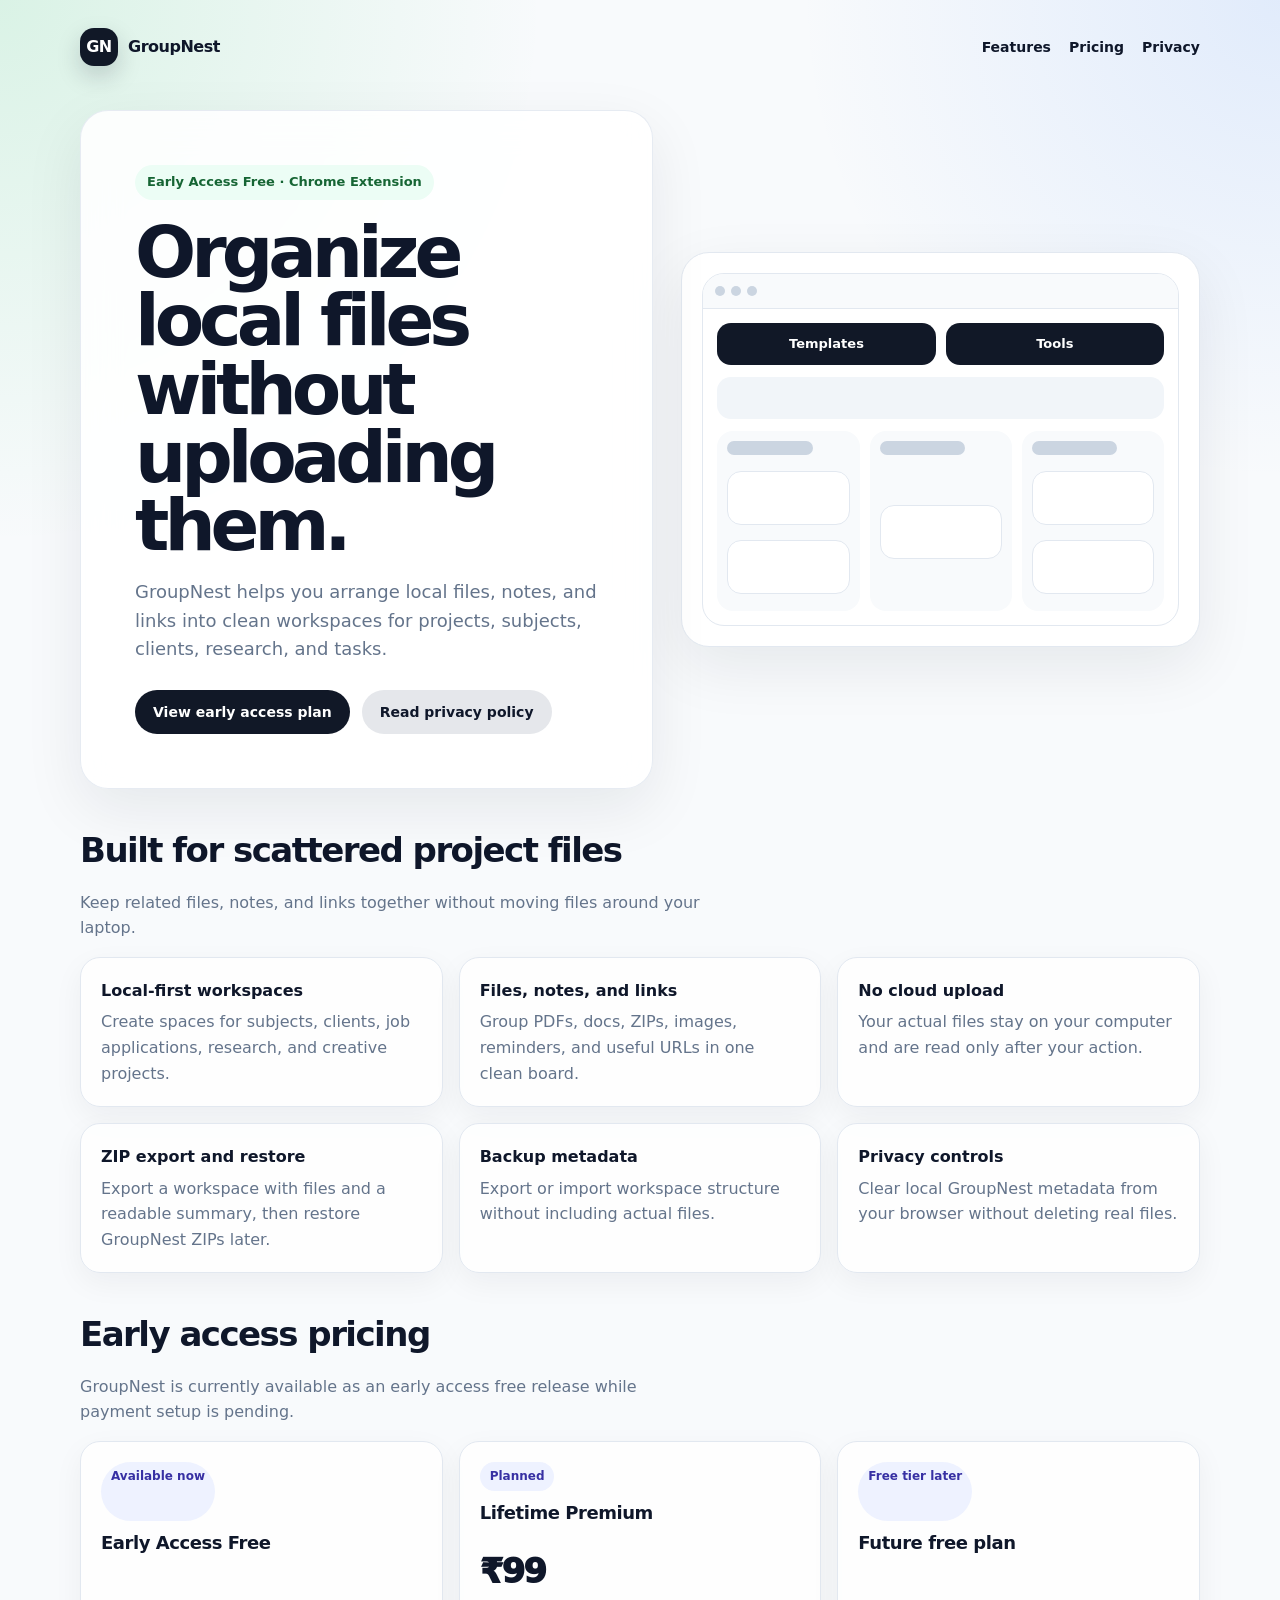
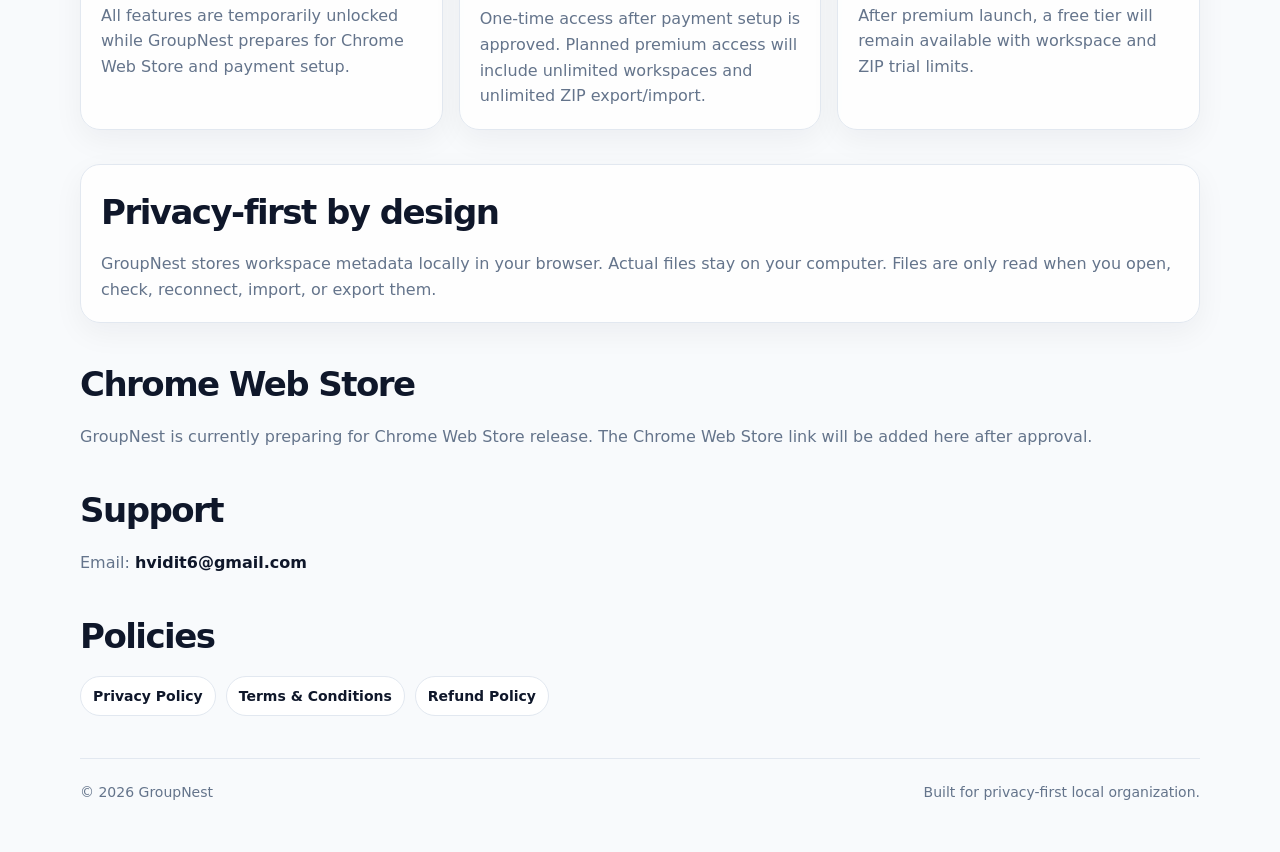
<file: index.html>
<!doctype html>
<html lang="en">
<head>
  <meta charset="utf-8" />
  <meta name="viewport" content="width=device-width, initial-scale=1" />
  <title>GroupNest - Privacy-first file workspaces</title>
  <meta name="description" content="GroupNest is a privacy-first Chrome extension for organizing local files, notes, and links into workspaces." />
  <link rel="stylesheet" href="style.css" />
</head>
<body>
<main class="page">
  <nav class="nav">
    <a class="brand" href="index.html">
      <span class="logo">GN</span>
      <span>GroupNest</span>
    </a>

    <div class="nav-links">
      <a href="#features">Features</a>
      <a href="#pricing">Pricing</a>
      <a href="privacy.html">Privacy</a>
    </div>
  </nav>

  <section class="hero">
    <div class="hero-card">
      <span class="badge">Early Access Free · Chrome Extension</span>

      <h1>Organize local files without uploading them.</h1>

      <p class="lead">
        GroupNest helps you arrange local files, notes, and links into clean workspaces
        for projects, subjects, clients, research, and tasks.
      </p>

      <div class="hero-actions">
        <a class="button button-primary" href="#pricing">View early access plan</a>
        <a class="button button-secondary" href="privacy.html">Read privacy policy</a>
      </div>
    </div>

    <aside class="preview-card" aria-label="GroupNest interface preview">
      <div class="mock-window">
        <div class="mock-topbar">
          <span class="dot"></span>
          <span class="dot"></span>
          <span class="dot"></span>
        </div>

        <div class="mock-body">
          <div class="mock-toolbar">
            <div class="mock-button">Templates</div>
            <div class="mock-button">Tools</div>
          </div>

          <div class="mock-search"></div>

          <div class="mock-board">
            <div class="mock-column">
              <div class="mock-title"></div>
              <div class="mock-card"></div>
              <div class="mock-card"></div>
            </div>

            <div class="mock-column">
              <div class="mock-title"></div>
              <div class="mock-card"></div>
            </div>

            <div class="mock-column">
              <div class="mock-title"></div>
              <div class="mock-card"></div>
              <div class="mock-card"></div>
            </div>
          </div>
        </div>
      </div>
    </aside>
  </section>

  <section class="section" id="features">
    <div class="section-heading">
      <div>
        <h2>Built for scattered project files</h2>
        <p>
          Keep related files, notes, and links together without moving files around your laptop.
        </p>
      </div>
    </div>

    <div class="grid">
      <div class="card">
        <strong>Local-first workspaces</strong>
        <p>Create spaces for subjects, clients, job applications, research, and creative projects.</p>
      </div>

      <div class="card">
        <strong>Files, notes, and links</strong>
        <p>Group PDFs, docs, ZIPs, images, reminders, and useful URLs in one clean board.</p>
      </div>

      <div class="card">
        <strong>No cloud upload</strong>
        <p>Your actual files stay on your computer and are read only after your action.</p>
      </div>

      <div class="card">
        <strong>ZIP export and restore</strong>
        <p>Export a workspace with files and a readable summary, then restore GroupNest ZIPs later.</p>
      </div>

      <div class="card">
        <strong>Backup metadata</strong>
        <p>Export or import workspace structure without including actual files.</p>
      </div>

      <div class="card">
        <strong>Privacy controls</strong>
        <p>Clear local GroupNest metadata from your browser without deleting real files.</p>
      </div>
    </div>
  </section>

  <section class="section" id="pricing">
    <div class="section-heading">
      <div>
        <h2>Early access pricing</h2>
        <p>
          GroupNest is currently available as an early access free release while payment setup is pending.
        </p>
      </div>
    </div>

    <div class="grid">
      <div class="card price-card">
        <span class="pill">Available now</span>
        <h3>Early Access Free</h3>
        <p>All features are temporarily unlocked while GroupNest prepares for Chrome Web Store and payment setup.</p>
      </div>

      <div class="card price-card">
        <span class="pill">Planned</span>
        <h3>Lifetime Premium</h3>
        <p class="price">₹99</p>
        <p>One-time access after payment setup is approved. Planned premium access will include unlimited workspaces and unlimited ZIP export/import.</p>
      </div>

      <div class="card price-card">
        <span class="pill">Free tier later</span>
        <h3>Future free plan</h3>
        <p>After premium launch, a free tier will remain available with workspace and ZIP trial limits.</p>
      </div>
    </div>
  </section>

  <section class="section">
    <div class="card">
      <h2>Privacy-first by design</h2>
      <p>
        GroupNest stores workspace metadata locally in your browser. Actual files stay on your computer.
        Files are only read when you open, check, reconnect, import, or export them.
      </p>
    </div>
  </section>

  <section class="section">
    <h2>Chrome Web Store</h2>
    <p>
      GroupNest is currently preparing for Chrome Web Store release.
      The Chrome Web Store link will be added here after approval.
    </p>
  </section>

  <section class="section">
    <h2>Support</h2>
    <p>Email: <a href="mailto:hvidit6@gmail.com">hvidit6@gmail.com</a></p>
  </section>

  <section class="section">
    <h2>Policies</h2>
    <div class="policy-links">
      <a href="privacy.html">Privacy Policy</a>
      <a href="terms.html">Terms &amp; Conditions</a>
      <a href="refund.html">Refund Policy</a>
    </div>
  </section>

  <footer class="footer">
    <span>© 2026 GroupNest</span>
    <span>Built for privacy-first local organization.</span>
  </footer>
</main>
</body>
</html>
</file>
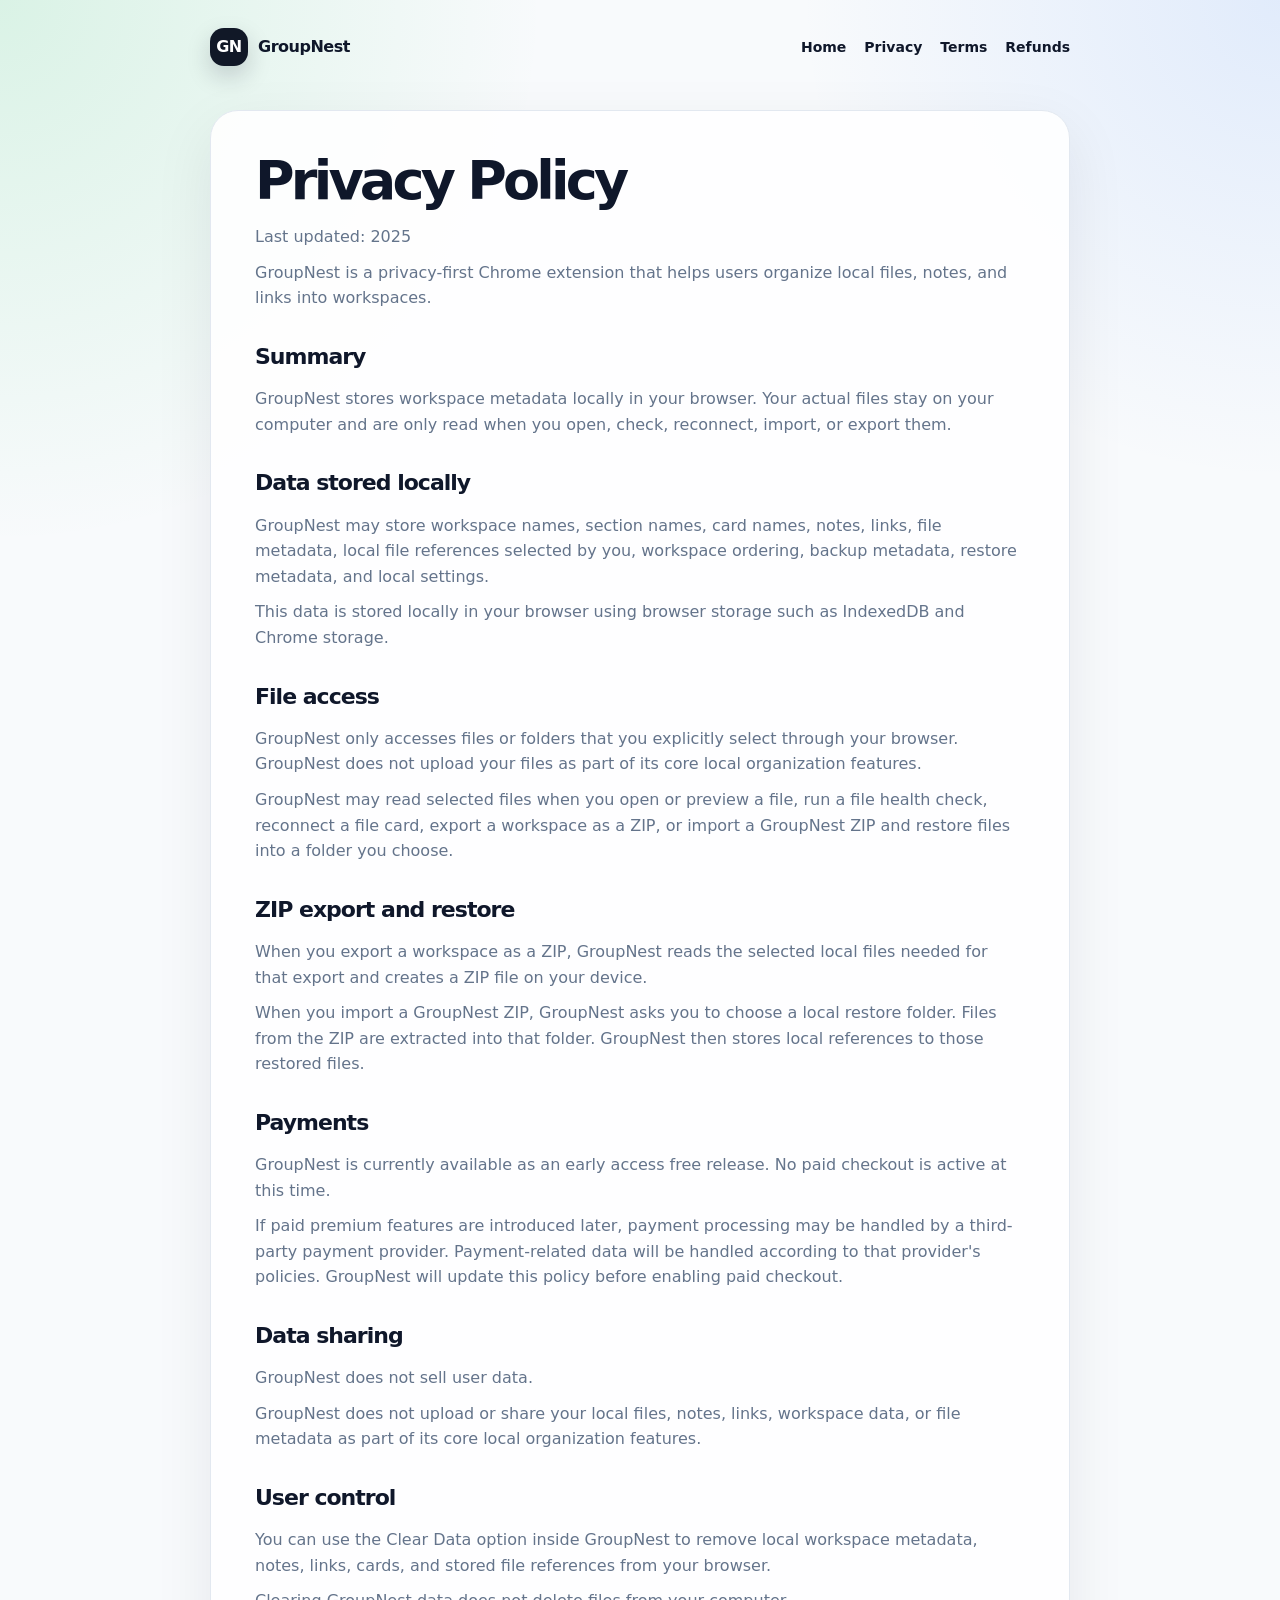
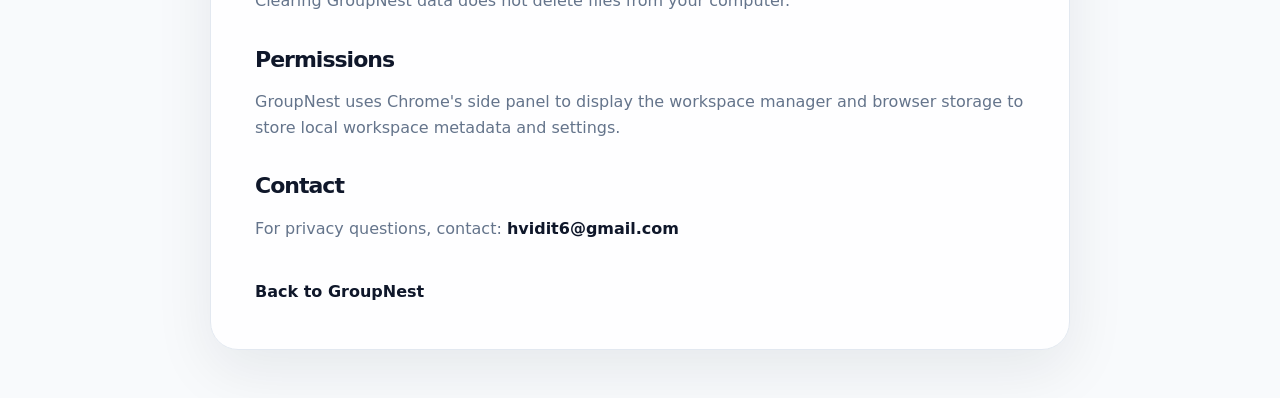
<file: privacy.html>
<!doctype html>
<html lang="en">
<head>
  <meta charset="utf-8" />
  <meta name="viewport" content="width=device-width, initial-scale=1" />
  <title>Privacy Policy - GroupNest</title>
  <meta name="description" content="Privacy policy for GroupNest, a privacy-first Chrome extension for organizing local files, notes, and links." />
  <link rel="stylesheet" href="style.css" />
</head>
<body>
<main class="page policy-page">
  <nav class="nav">
    <a class="brand" href="index.html">
      <span class="logo">GN</span>
      <span>GroupNest</span>
    </a>

    <div class="nav-links">
      <a href="index.html">Home</a>
      <a href="privacy.html">Privacy</a>
      <a href="terms.html">Terms</a>
      <a href="refund.html">Refunds</a>
    </div>
  </nav>

  <article class="policy-doc">
    <h1>Privacy Policy</h1>
    <p>Last updated: 2025</p>

    <p>
      GroupNest is a privacy-first Chrome extension that helps users organize local files,
      notes, and links into workspaces.
    </p>

    <h2>Summary</h2>
    <p>
      GroupNest stores workspace metadata locally in your browser. Your actual files stay
      on your computer and are only read when you open, check, reconnect, import, or export them.
    </p>

    <h2>Data stored locally</h2>
    <p>
      GroupNest may store workspace names, section names, card names, notes, links,
      file metadata, local file references selected by you, workspace ordering,
      backup metadata, restore metadata, and local settings.
    </p>

    <p>
      This data is stored locally in your browser using browser storage such as IndexedDB
      and Chrome storage.
    </p>

    <h2>File access</h2>
    <p>
      GroupNest only accesses files or folders that you explicitly select through your browser.
      GroupNest does not upload your files as part of its core local organization features.
    </p>

    <p>
      GroupNest may read selected files when you open or preview a file, run a file health check,
      reconnect a file card, export a workspace as a ZIP, or import a GroupNest ZIP and restore
      files into a folder you choose.
    </p>

    <h2>ZIP export and restore</h2>
    <p>
      When you export a workspace as a ZIP, GroupNest reads the selected local files needed
      for that export and creates a ZIP file on your device.
    </p>

    <p>
      When you import a GroupNest ZIP, GroupNest asks you to choose a local restore folder.
      Files from the ZIP are extracted into that folder. GroupNest then stores local references
      to those restored files.
    </p>

    <h2>Payments</h2>
    <p>
      GroupNest is currently available as an early access free release. No paid checkout is
      active at this time.
    </p>

    <p>
      If paid premium features are introduced later, payment processing may be handled by a
      third-party payment provider. Payment-related data will be handled according to that
      provider's policies. GroupNest will update this policy before enabling paid checkout.
    </p>

    <h2>Data sharing</h2>
    <p>
      GroupNest does not sell user data.
    </p>

    <p>
      GroupNest does not upload or share your local files, notes, links, workspace data, or file
      metadata as part of its core local organization features.
    </p>

    <h2>User control</h2>
    <p>
      You can use the Clear Data option inside GroupNest to remove local workspace metadata,
      notes, links, cards, and stored file references from your browser.
    </p>

    <p>
      Clearing GroupNest data does not delete files from your computer.
    </p>

    <h2>Permissions</h2>
    <p>
      GroupNest uses Chrome's side panel to display the workspace manager and browser storage
      to store local workspace metadata and settings.
    </p>

    <h2>Contact</h2>
    <p>
      For privacy questions, contact:
      <a href="mailto:hvidit6@gmail.com">hvidit6@gmail.com</a>
    </p>

    <p><a class="back-link" href="index.html">Back to GroupNest</a></p>
  </article>
</main>
</body>
</html>
</file>
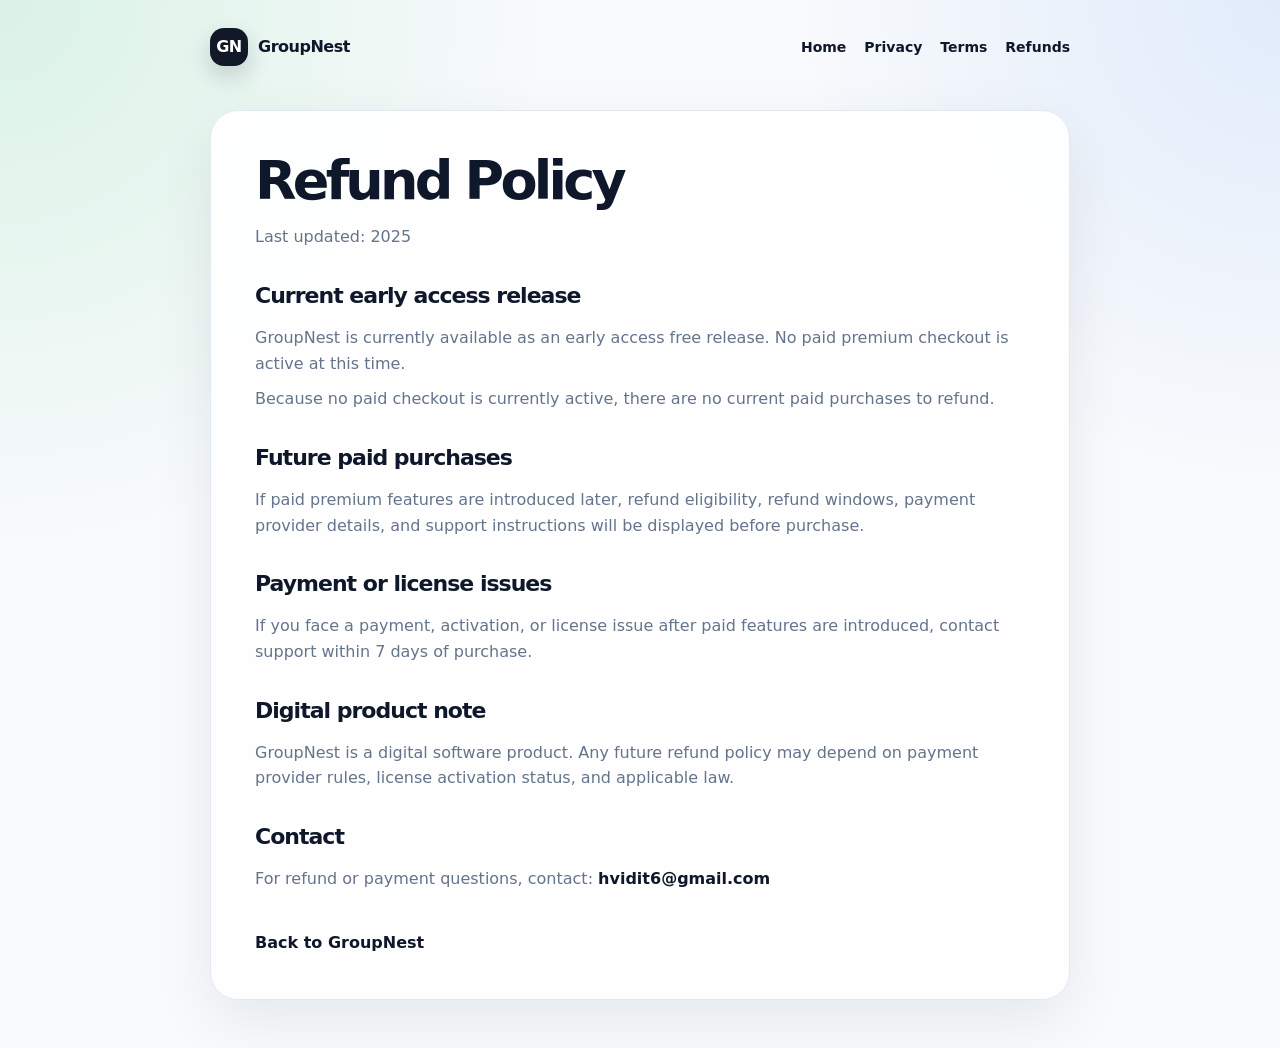
<file: refund.html>
<!doctype html>
<html lang="en">
<head>
  <meta charset="utf-8" />
  <meta name="viewport" content="width=device-width, initial-scale=1" />
  <title>Refund Policy - GroupNest</title>
  <meta name="description" content="Refund policy for GroupNest." />
  <link rel="stylesheet" href="style.css" />
</head>
<body>
<main class="page policy-page">
  <nav class="nav">
    <a class="brand" href="index.html">
      <span class="logo">GN</span>
      <span>GroupNest</span>
    </a>

    <div class="nav-links">
      <a href="index.html">Home</a>
      <a href="privacy.html">Privacy</a>
      <a href="terms.html">Terms</a>
      <a href="refund.html">Refunds</a>
    </div>
  </nav>

  <article class="policy-doc">
    <h1>Refund Policy</h1>
    <p>Last updated: 2025</p>

    <h2>Current early access release</h2>
    <p>
      GroupNest is currently available as an early access free release. No paid premium checkout
      is active at this time.
    </p>

    <p>
      Because no paid checkout is currently active, there are no current paid purchases to refund.
    </p>

    <h2>Future paid purchases</h2>
    <p>
      If paid premium features are introduced later, refund eligibility, refund windows, payment
      provider details, and support instructions will be displayed before purchase.
    </p>

    <h2>Payment or license issues</h2>
    <p>
      If you face a payment, activation, or license issue after paid features are introduced,
      contact support within 7 days of purchase.
    </p>

    <h2>Digital product note</h2>
    <p>
      GroupNest is a digital software product. Any future refund policy may depend on payment
      provider rules, license activation status, and applicable law.
    </p>

    <h2>Contact</h2>
    <p>
      For refund or payment questions, contact:
      <a href="mailto:hvidit6@gmail.com">hvidit6@gmail.com</a>
    </p>

    <p><a class="back-link" href="index.html">Back to GroupNest</a></p>
  </article>
</main>
</body>
</html>
</file>
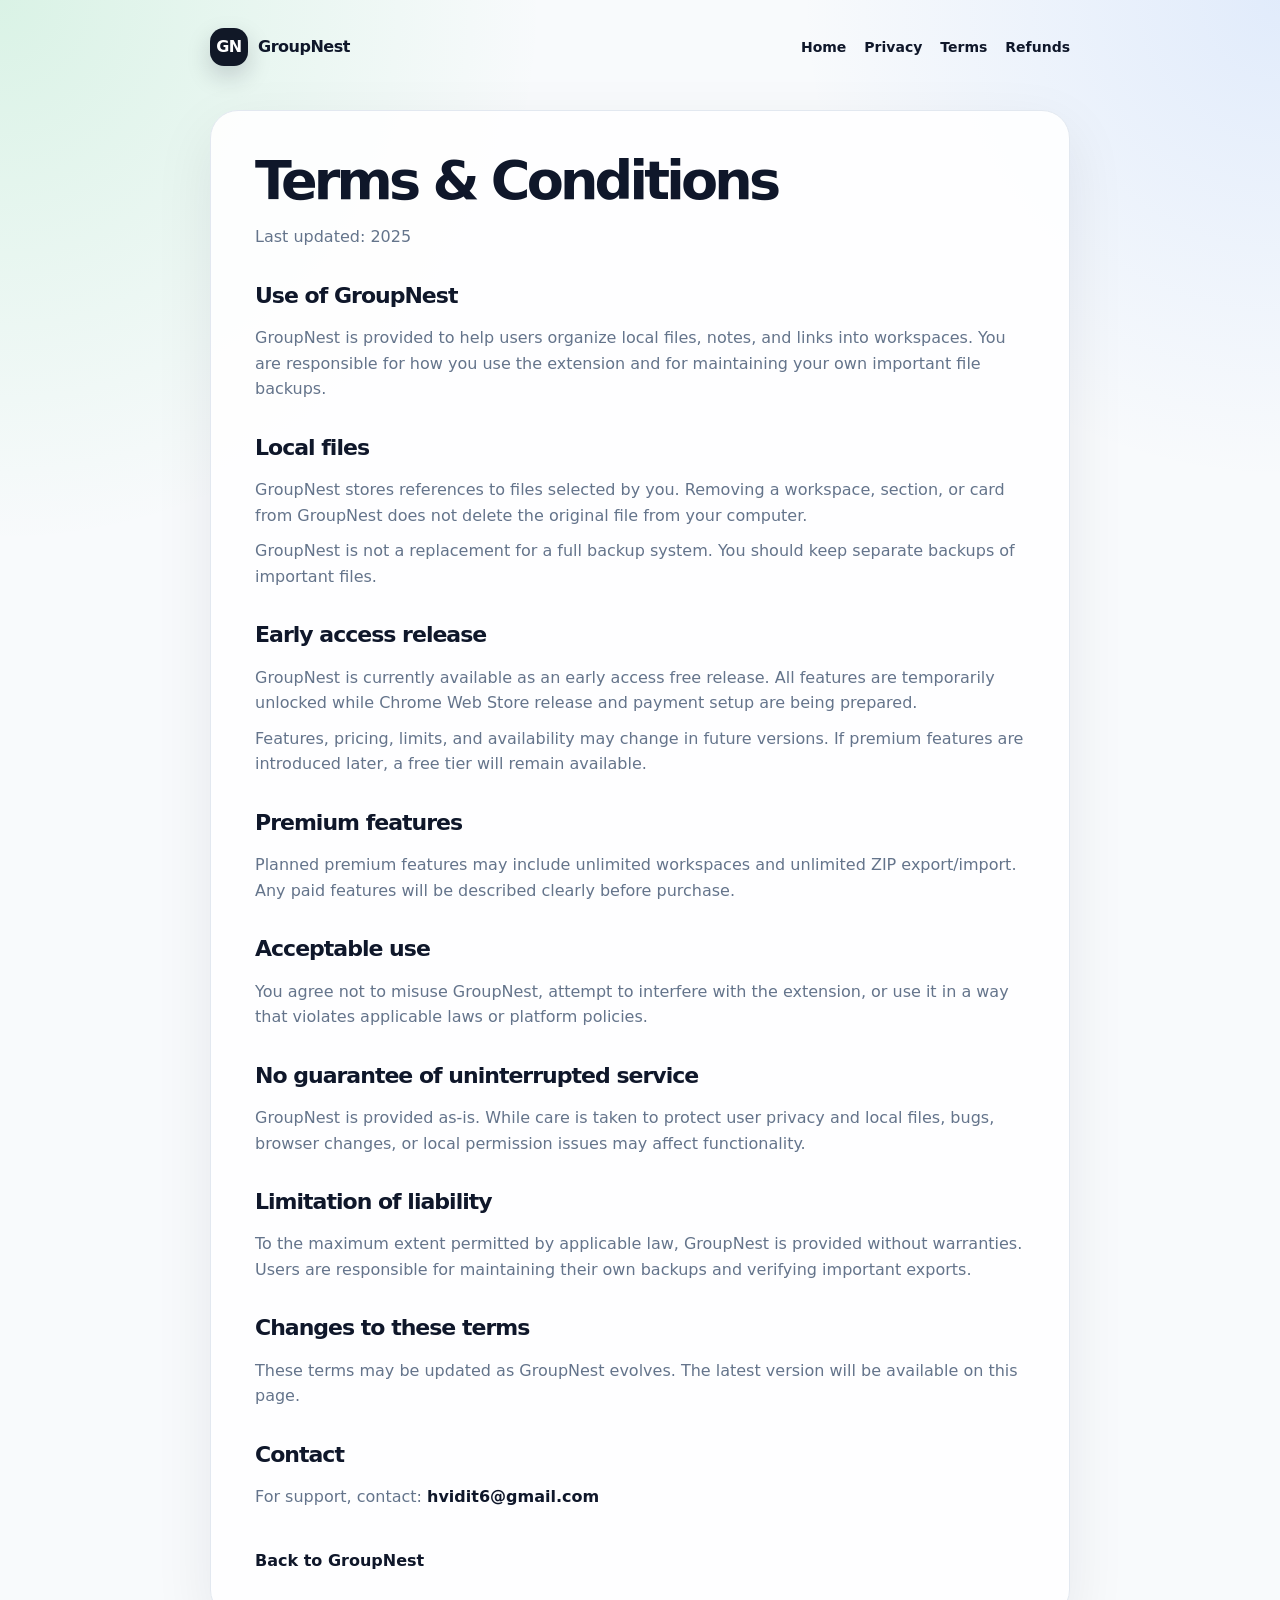
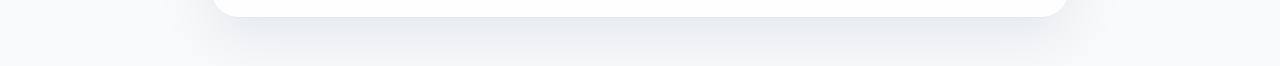
<file: terms.html>
<!doctype html>
<html lang="en">
<head>
  <meta charset="utf-8" />
  <meta name="viewport" content="width=device-width, initial-scale=1" />
  <title>Terms & Conditions - GroupNest</title>
  <meta name="description" content="Terms and conditions for GroupNest, a Chrome extension for organizing local files, notes, and links." />
  <link rel="stylesheet" href="style.css" />
</head>
<body>
<main class="page policy-page">
  <nav class="nav">
    <a class="brand" href="index.html">
      <span class="logo">GN</span>
      <span>GroupNest</span>
    </a>

    <div class="nav-links">
      <a href="index.html">Home</a>
      <a href="privacy.html">Privacy</a>
      <a href="terms.html">Terms</a>
      <a href="refund.html">Refunds</a>
    </div>
  </nav>

  <article class="policy-doc">
    <h1>Terms & Conditions</h1>
    <p>Last updated: 2025</p>

    <h2>Use of GroupNest</h2>
    <p>
      GroupNest is provided to help users organize local files, notes, and links into workspaces.
      You are responsible for how you use the extension and for maintaining your own important
      file backups.
    </p>

    <h2>Local files</h2>
    <p>
      GroupNest stores references to files selected by you. Removing a workspace, section, or
      card from GroupNest does not delete the original file from your computer.
    </p>

    <p>
      GroupNest is not a replacement for a full backup system. You should keep separate backups
      of important files.
    </p>

    <h2>Early access release</h2>
    <p>
      GroupNest is currently available as an early access free release. All features are temporarily
      unlocked while Chrome Web Store release and payment setup are being prepared.
    </p>

    <p>
      Features, pricing, limits, and availability may change in future versions. If premium features
      are introduced later, a free tier will remain available.
    </p>

    <h2>Premium features</h2>
    <p>
      Planned premium features may include unlimited workspaces and unlimited ZIP export/import.
      Any paid features will be described clearly before purchase.
    </p>

    <h2>Acceptable use</h2>
    <p>
      You agree not to misuse GroupNest, attempt to interfere with the extension, or use it in a way
      that violates applicable laws or platform policies.
    </p>

    <h2>No guarantee of uninterrupted service</h2>
    <p>
      GroupNest is provided as-is. While care is taken to protect user privacy and local files,
      bugs, browser changes, or local permission issues may affect functionality.
    </p>

    <h2>Limitation of liability</h2>
    <p>
      To the maximum extent permitted by applicable law, GroupNest is provided without warranties.
      Users are responsible for maintaining their own backups and verifying important exports.
    </p>

    <h2>Changes to these terms</h2>
    <p>
      These terms may be updated as GroupNest evolves. The latest version will be available on this page.
    </p>

    <h2>Contact</h2>
    <p>
      For support, contact:
      <a href="mailto:hvidit6@gmail.com">hvidit6@gmail.com</a>
    </p>

    <p><a class="back-link" href="index.html">Back to GroupNest</a></p>
  </article>
</main>
</body>
</html>
</file>
<file: style.css>
:root {
  --bg: #f8fafc;
  --surface: #ffffff;
  --surface-soft: #f1f5f9;
  --text: #0f172a;
  --muted: #64748b;
  --border: #e2e8f0;
  --primary: #111827;
  --primary-soft: #e5e7eb;
  --green-bg: #ecfdf5;
  --green-text: #166534;
  --shadow: 0 20px 60px rgba(15, 23, 42, 0.08);
  --radius-lg: 28px;
  --radius-md: 20px;
  --radius-sm: 14px;
}

* {
  box-sizing: border-box;
}

body {
  margin: 0;
  font-family: Inter, ui-sans-serif, system-ui, -apple-system, BlinkMacSystemFont, "Segoe UI", sans-serif;
  color: var(--text);
  background:
    radial-gradient(circle at top left, rgba(34, 197, 94, 0.14), transparent 34rem),
    radial-gradient(circle at top right, rgba(59, 130, 246, 0.12), transparent 30rem),
    var(--bg);
  line-height: 1.6;
}

a {
  color: var(--text);
  font-weight: 750;
  text-decoration: none;
}

a:hover {
  text-decoration: underline;
}

.page {
  width: min(1120px, calc(100% - 32px));
  margin: 0 auto;
  padding: 28px 0 48px;
}

.nav {
  display: flex;
  align-items: center;
  justify-content: space-between;
  gap: 16px;
  margin-bottom: 44px;
}

.brand {
  display: inline-flex;
  align-items: center;
  gap: 10px;
  font-weight: 850;
  letter-spacing: -0.03em;
}

.logo {
  display: grid;
  place-items: center;
  width: 38px;
  height: 38px;
  border-radius: 14px;
  background: var(--primary);
  color: #ffffff;
  font-weight: 900;
  box-shadow: 0 10px 25px rgba(15, 23, 42, 0.18);
}

.nav-links {
  display: flex;
  align-items: center;
  gap: 18px;
  color: var(--muted);
  font-size: 14px;
}

.hero {
  display: grid;
  grid-template-columns: minmax(0, 1.05fr) minmax(280px, 0.95fr);
  gap: 28px;
  align-items: center;
  margin-bottom: 28px;
}

.hero-card {
  border: 1px solid rgba(226, 232, 240, 0.85);
  border-radius: var(--radius-lg);
  background: rgba(255, 255, 255, 0.88);
  box-shadow: var(--shadow);
  padding: clamp(28px, 5vw, 54px);
  backdrop-filter: blur(18px);
}

.badge {
  display: inline-flex;
  align-items: center;
  gap: 8px;
  margin-bottom: 18px;
  border-radius: 999px;
  padding: 7px 12px;
  background: var(--green-bg);
  color: var(--green-text);
  font-size: 13px;
  font-weight: 850;
}

h1 {
  margin: 0 0 18px;
  max-width: 720px;
  font-size: clamp(42px, 7vw, 72px);
  line-height: 0.95;
  letter-spacing: -0.07em;
}

h2 {
  margin: 0 0 12px;
  font-size: clamp(24px, 4vw, 34px);
  letter-spacing: -0.045em;
}

h3 {
  margin: 0 0 8px;
  font-size: 18px;
  letter-spacing: -0.025em;
}

p {
  margin: 0;
  color: var(--muted);
}

.lead {
  max-width: 660px;
  font-size: 18px;
}

.hero-actions {
  display: flex;
  flex-wrap: wrap;
  gap: 12px;
  margin-top: 26px;
}

.button {
  display: inline-flex;
  align-items: center;
  justify-content: center;
  min-height: 44px;
  border-radius: 999px;
  padding: 10px 18px;
  font-size: 14px;
  font-weight: 850;
  text-decoration: none;
}

.button-primary {
  background: var(--primary);
  color: #ffffff;
}

.button-secondary {
  background: var(--primary-soft);
  color: var(--text);
}

.preview-card {
  border: 1px solid var(--border);
  border-radius: var(--radius-lg);
  background: var(--surface);
  box-shadow: var(--shadow);
  padding: 20px;
}

.mock-window {
  border: 1px solid var(--border);
  border-radius: 22px;
  overflow: hidden;
  background: #ffffff;
}

.mock-topbar {
  display: flex;
  align-items: center;
  gap: 6px;
  padding: 12px;
  border-bottom: 1px solid var(--border);
  background: #f8fafc;
}

.dot {
  width: 10px;
  height: 10px;
  border-radius: 999px;
  background: #cbd5e1;
}

.mock-body {
  display: grid;
  gap: 12px;
  padding: 14px;
}

.mock-toolbar {
  display: grid;
  grid-template-columns: 1fr 1fr;
  gap: 10px;
}

.mock-button {
  border-radius: 14px;
  padding: 11px 12px;
  background: #111827;
  color: #ffffff;
  font-size: 13px;
  font-weight: 800;
  text-align: center;
}

.mock-search {
  height: 42px;
  border-radius: 14px;
  background: #f1f5f9;
}

.mock-board {
  display: grid;
  grid-template-columns: repeat(3, 1fr);
  gap: 10px;
}

.mock-column {
  display: grid;
  gap: 8px;
  min-height: 180px;
  border-radius: 16px;
  background: #f8fafc;
  padding: 10px;
}

.mock-title {
  height: 14px;
  width: 70%;
  border-radius: 999px;
  background: #cbd5e1;
}

.mock-card {
  height: 54px;
  border: 1px solid var(--border);
  border-radius: 14px;
  background: #ffffff;
}

.section {
  margin-top: 34px;
}

.section-heading {
  display: flex;
  align-items: end;
  justify-content: space-between;
  gap: 18px;
  margin-bottom: 16px;
}

.section-heading p {
  max-width: 620px;
}

.grid {
  display: grid;
  gap: 16px;
  grid-template-columns: repeat(3, minmax(0, 1fr));
}

.card {
  border: 1px solid var(--border);
  border-radius: var(--radius-md);
  background: rgba(255, 255, 255, 0.82);
  box-shadow: 0 10px 30px rgba(15, 23, 42, 0.05);
  padding: 20px;
}

.card strong {
  display: block;
  margin-bottom: 6px;
  font-size: 16px;
}

.price-card {
  display: grid;
  gap: 8px;
}

.price {
  font-size: 34px;
  font-weight: 950;
  letter-spacing: -0.055em;
  color: var(--text);
}

.pill {
  display: inline-flex;
  width: fit-content;
  border-radius: 999px;
  padding: 5px 10px;
  background: #eef2ff;
  color: #3730a3;
  font-size: 12px;
  font-weight: 850;
}

.policy-links {
  display: flex;
  flex-wrap: wrap;
  gap: 10px;
}

.policy-links a {
  border: 1px solid var(--border);
  border-radius: 999px;
  background: #ffffff;
  padding: 8px 12px;
  font-size: 14px;
}

.footer {
  display: flex;
  justify-content: space-between;
  gap: 16px;
  margin-top: 42px;
  padding-top: 22px;
  border-top: 1px solid var(--border);
  color: var(--muted);
  font-size: 14px;
}

.policy-page {
  max-width: 860px;
}

.policy-doc {
  border: 1px solid var(--border);
  border-radius: var(--radius-lg);
  background: rgba(255, 255, 255, 0.9);
  box-shadow: var(--shadow);
  padding: clamp(24px, 5vw, 44px);
}

.policy-doc h1 {
  font-size: clamp(34px, 6vw, 54px);
}

.policy-doc h2 {
  margin-top: 28px;
  font-size: 22px;
}

.policy-doc p {
  margin-top: 10px;
}

.back-link {
  display: inline-flex;
  margin-top: 28px;
}

@media (max-width: 860px) {
  .hero {
    grid-template-columns: 1fr;
  }

  .grid {
    grid-template-columns: 1fr;
  }

  .nav {
    align-items: flex-start;
    flex-direction: column;
  }

  .mock-board {
    grid-template-columns: 1fr;
  }
}

@media (max-width: 520px) {
  .page {
    width: min(100% - 22px, 1120px);
    padding-top: 18px;
  }

  .hero-card,
  .preview-card,
  .policy-doc {
    border-radius: 22px;
  }

  .hero-actions {
    flex-direction: column;
  }

  .button {
    width: 100%;
  }

  .footer {
    flex-direction: column;
  }
}
</file>
